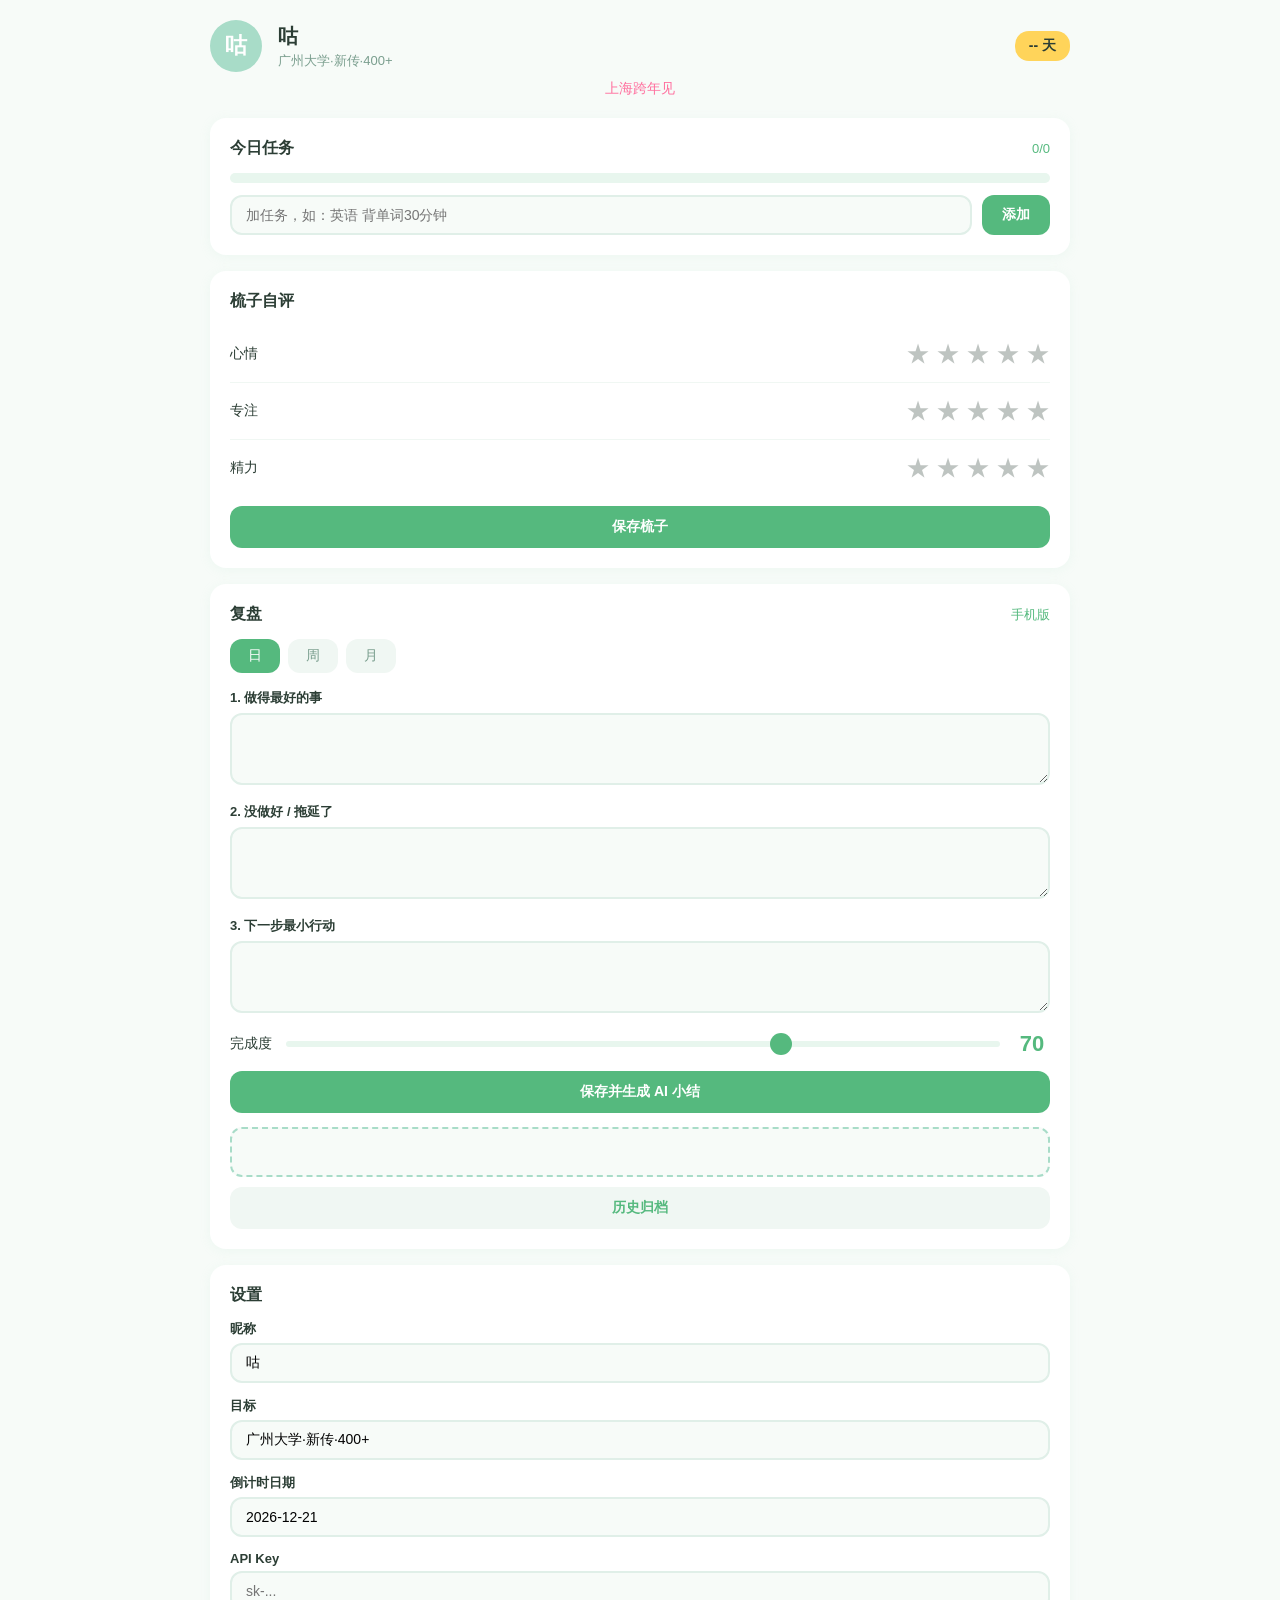
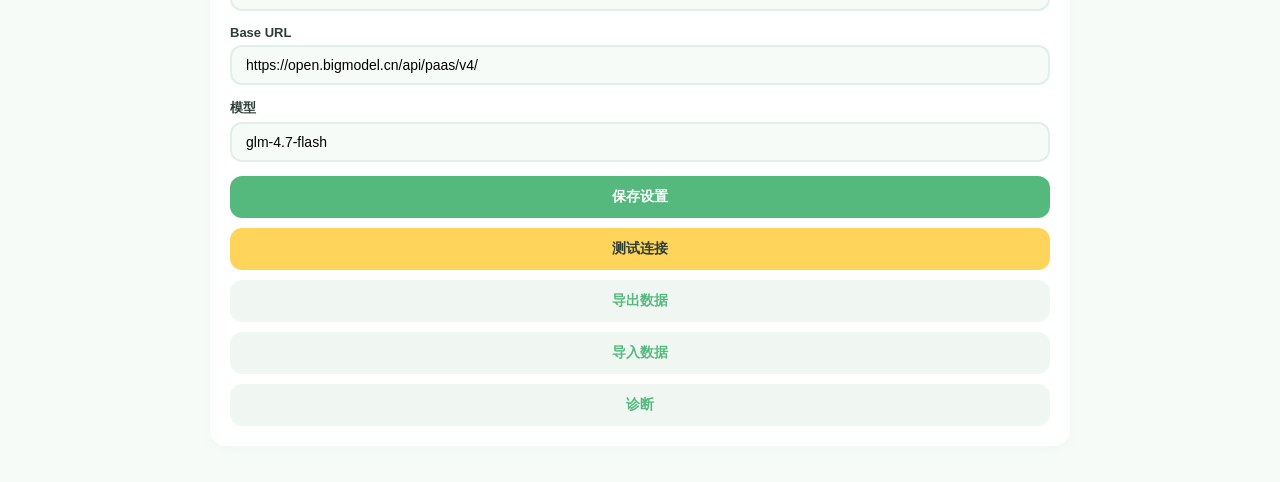
<file: index.html>
<!DOCTYPE html>
<html lang="zh-CN">
<head>
<meta charset="UTF-8">
<meta name="viewport" content="width=device-width, initial-scale=1.0">
<title>咕·考研副驾驶</title>
<link rel="stylesheet" href="styles.css">
<link rel="manifest" href="manifest.json">
</head>
<body>
<div class="container">
  <header>
    <div class="avatar">咕</div>
    <div class="info">
      <h1 id="nick">咕</h1>
      <p id="goal">广州大学·新传·400+</p>
    </div>
    <div class="countdown" id="countdown">-- 天</div>
  </header>
  <div class="slogan" id="slogan">上海跨年见</div>

  <section class="card">
    <h2>今日任务 <small id="progTxt">0/0</small></h2>
    <div class="progress-bar"><div class="progress-fill" id="progBar" style="width:0%"></div></div>
    <div id="taskList"></div>
    <div class="input-row">
      <input id="taskInput" placeholder="加任务，如：英语 背单词30分钟">
      <button onclick="addTask()">添加</button>
    </div>
  </section>

  <section class="card">
    <h2>梳子自评</h2>
    <div class="comb-row"><span>心情</span><div class="stars" data-k="mood"></div></div>
    <div class="comb-row"><span>专注</span><div class="stars" data-k="focus"></div></div>
    <div class="comb-row"><span>精力</span><div class="stars" data-k="energy"></div></div>
    <button class="btn" onclick="saveComb()">保存梳子</button>
  </section>

  <section class="card">
    <h2>复盘 <small><a href="mobile.html">手机版</a></small></h2>
    <div class="review-tabs">
      <button class="review-tab on" data-type="day">日</button>
      <button class="review-tab" data-type="week">周</button>
      <button class="review-tab" data-type="month">月</button>
    </div>
    <div class="review-q">
      <label>1. 做得最好的事</label>
      <textarea id="rq1"></textarea>
    </div>
    <div class="review-q">
      <label>2. 没做好 / 拖延了</label>
      <textarea id="rq2"></textarea>
    </div>
    <div class="review-q">
      <label>3. 下一步最小行动</label>
      <textarea id="rq3"></textarea>
    </div>
    <div class="score-row">
      <span>完成度</span>
      <input type="range" id="rscore" min="0" max="100" value="70">
      <strong id="rscoreVal">70</strong>
    </div>
    <button class="btn" onclick="saveReview()">保存并生成 AI 小结</button>
    <div class="ai-result" id="aiResult"></div>
    <button class="btn ghost" onclick="toggleHist()">历史归档</button>
    <div id="histList" style="display:none"></div>
  </section>

  <section class="card">
    <h2>设置</h2>
    <div class="set-row"><label>昵称</label><input id="setNick"></div>
    <div class="set-row"><label>目标</label><input id="setGoal"></div>
    <div class="set-row"><label>倒计时日期</label><input id="setDeadline" placeholder="2026-12-21"></div>
    <div class="set-row"><label>API Key</label><input id="setKey" placeholder="sk-..."></div>
    <div class="set-row"><label>Base URL</label><input id="setBase" value="https://open.bigmodel.cn/api/paas/v4/"></div>
    <div class="set-row"><label>模型</label><input id="setModel" value="glm-4.7-flash"></div>
    <button class="btn" onclick="saveSettings()">保存设置</button>
    <button class="btn alt" onclick="testAI()">测试连接</button>
    <button class="btn ghost" onclick="exportData()">导出数据</button>
    <button class="btn ghost" onclick="importData()">导入数据</button>
    <button class="btn ghost" onclick="diag()">诊断</button>
    <pre class="diag-box" id="diagBox" style="display:none"></pre>
  </section>
</div>

<script src="ai.js"></script>
<script src="app.js"></script>
</body>
</html>
</file>
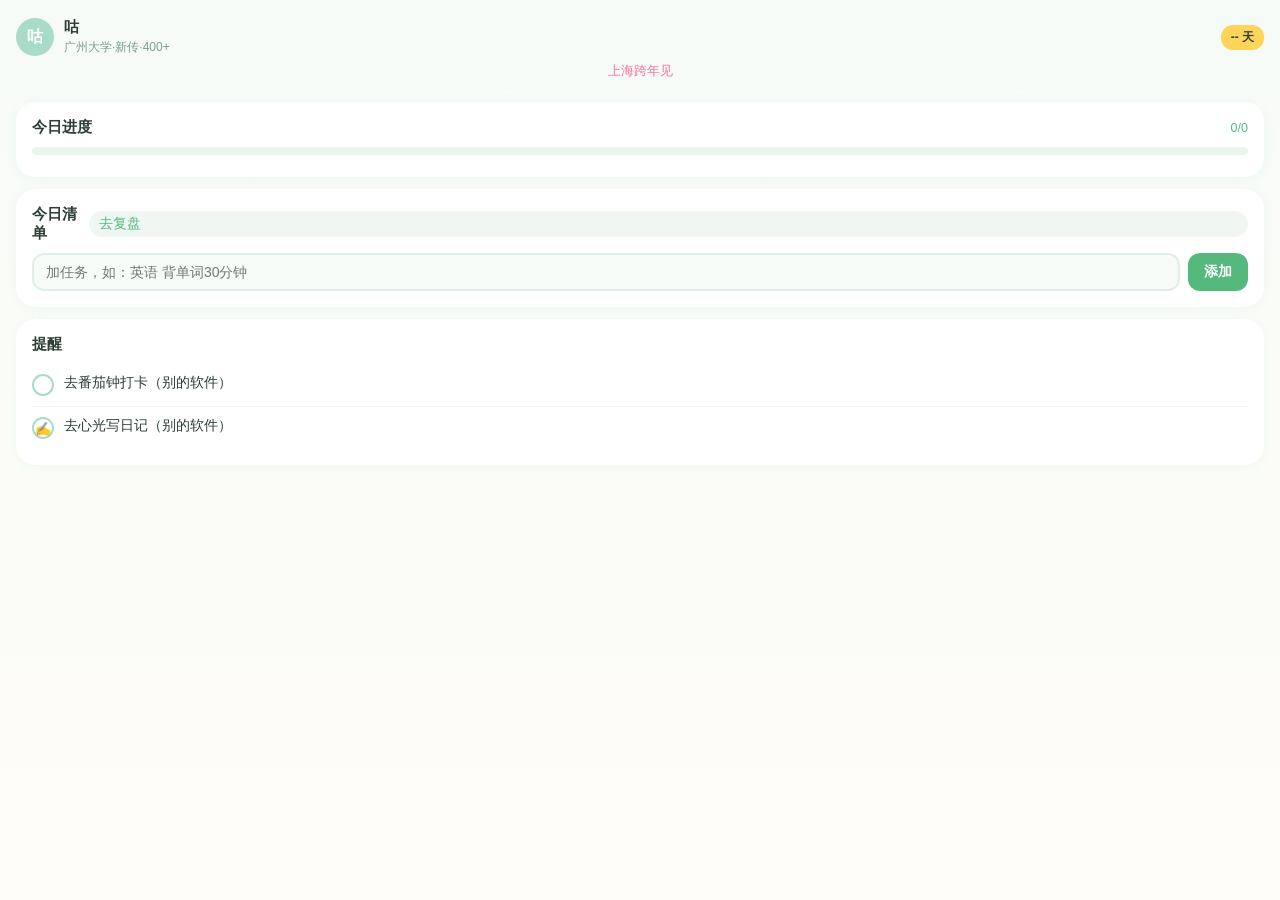
<file: mobile.html>
<!DOCTYPE html>
<html lang="zh-CN">
<head>
<meta charset="UTF-8">
<meta name="viewport" content="width=device-width, initial-scale=1.0, maximum-scale=1.0, user-scalable=no">
<title>咕·考研副驾驶（手机版）</title>
<link rel="manifest" href="manifest.json">
<style>
*{margin:0;padding:0;box-sizing:border-box}
body{font-family:-apple-system,BlinkMacSystemFont,"PingFang SC","Microsoft YaHei",sans-serif;background:linear-gradient(180deg,#F7FBF8,#FFFDF7);color:#2C3E35;min-height:100vh;padding-bottom:90px;-webkit-tap-highlight-color:transparent}
.header{padding:18px 16px 10px;position:sticky;top:0;background:rgba(247,251,248,.95);backdrop-filter:blur(10px);z-index:50}
.h-top{display:flex;align-items:center;justify-content:space-between}
.avatar{width:38px;height:38px;border-radius:50%;background:#A8DCC8;color:#fff;display:flex;align-items:center;justify-content:center;font-weight:700}
.h-info{flex:1;margin-left:10px}
.h-info b{font-size:15px}
.h-info span{font-size:12px;color:#7A9E8E}
.cd{background:#FFD45A;color:#2C3E35;font-size:12px;font-weight:600;padding:4px 10px;border-radius:12px}
.slogan{text-align:center;color:#FF6F9E;font-size:13px;margin-top:6px;font-weight:500}
.card{background:#fff;border-radius:20px;padding:16px;margin:12px 16px;box-shadow:0 2px 12px rgba(168,220,200,.12)}
.ct{font-size:15px;font-weight:700;display:flex;justify-content:space-between;align-items:center;margin-bottom:10px}
.ct small{font-weight:400;color:#55B97E}
.bar{height:8px;background:#E8F6EE;border-radius:4px;overflow:hidden;margin:6px 0}
.bar>i{display:block;height:100%;background:linear-gradient(90deg,#A8DCC8,#55B97E)}
.task{display:flex;align-items:flex-start;gap:10px;padding:10px 0;border-bottom:1px solid #F0F7F3}
.task:last-child{border:0}
.chk{width:22px;height:22px;border-radius:50%;border:2px solid #A8DCC8;flex:0 0 auto;display:flex;align-items:center;justify-content:center;font-size:13px;color:#fff}
.chk.on{background:#55B97E;border-color:#55B97E}
.t-main{flex:1;font-size:14px}
.t-main.done{text-decoration:line-through;color:#A0B8AD}
.tag{font-size:11px;padding:1px 7px;border-radius:8px;margin-right:5px}
.s-英语{background:#E8F4FD;color:#4FA7E8}.s-政治{background:#FDE8E8;color:#E84F4F}.s-专业课{background:#E8F6EE;color:#55B97E}.s-其他{background:#F0F0F0;color:#666}
.row{display:flex;gap:8px;margin-top:10px}
.row input{flex:1;padding:9px 12px;border:2px solid #E0EFE8;border-radius:12px;background:#F7FBF8;outline:none;font-size:14px}
.row button{padding:9px 16px;border:0;border-radius:12px;background:#55B97E;color:#fff;font-weight:600;font-size:14px}
.btn{display:block;width:100%;padding:12px;border:0;border-radius:14px;background:#A8DCC8;color:#143027;font-weight:700;font-size:14px;margin-top:8px}
.btn.alt{background:#FFD45A}
.btn.ghost{background:#F0F7F3;color:#55B97E}
.comb{display:flex;align-items:center;justify-content:space-between;padding:8px 0}
.stars span{font-size:20px;opacity:.3}
.stars span.on{opacity:1}
.tabs{display:flex;gap:8px;margin-bottom:12px}
.tab{padding:7px 14px;border-radius:12px;background:#F0F7F3;color:#7A9E8E;font-size:13px;font-weight:500}
.tab.on{background:#55B97E;color:#fff}
.q{margin-bottom:12px}
.q label{font-size:13px;font-weight:600;display:block;margin-bottom:5px}
.q textarea{width:100%;min-height:64px;padding:10px;border:2px solid #E0EFE8;border-radius:12px;background:#F7FBF8;font-size:14px;outline:none;resize:vertical}
.score{display:flex;align-items:center;gap:12px;margin:10px 0}
.score b{font-size:22px;color:#55B97E}
input[type=range]{flex:1}
.ai-box{background:#F7FBF8;border:2px dashed #A8DCC8;border-radius:14px;padding:12px;font-size:14px;white-space:pre-wrap;min-height:60px;color:#2C3E35}
.hist-item{background:#F7FBF8;border-radius:12px;padding:10px 12px;margin-bottom:8px;font-size:13px}
.hist-item b{font-size:12px;color:#55B97E}
.modal{position:fixed;inset:0;background:rgba(0,0,0,.35);display:none;align-items:flex-end;z-index:200}
.modal.show{display:flex}
.sheet{background:#fff;width:100%;max-height:80vh;overflow:auto;border-radius:20px 20px 0 0;padding:18px 16px 30px}
.sheet h3{font-size:16px;margin-bottom:12px}
.set-row{margin-bottom:14px}
.set-row label{font-size:13px;font-weight:600;display:block;margin-bottom:5px}
.set-row input,.set-row textarea{width:100%;padding:10px;border:2px solid #E0EFE8;border-radius:12px;background:#F7FBF8;font-size:14px;outline:none}
.diag{background:#2C3E35;color:#A8DCC8;font-size:12px;padding:10px;border-radius:12px;white-space:pre-wrap;margin-top:10px}
.nav{position:fixed;bottom:0;left:0;right:0;background:#fff;border-top:1px solid #E0EFE8;display:flex;justify-content:space-around;padding:8px 0 18px;z-index:100}
.nav div{font-size:11px;color:#7A9E8E;text-align:center}
.nav div.on{color:#55B97E;font-weight:700}
.nav .ic{font-size:20px;display:block;margin-bottom:2px}
.page{display:none}
.page.on{display:block}
.toast{position:fixed;left:50%;top:30%;transform:translateX(-50%);background:#2C3E35;color:#fff;padding:10px 16px;border-radius:12px;font-size:13px;z-index:999;opacity:0;transition:.25s;pointer-events:none}
.toast.show{opacity:1}
</style>
</head>
<body>

<div class="header">
  <div class="h-top">
    <div class="avatar">咕</div>
    <div class="h-info"><b id="nick">咕</b><br><span id="goal">广州大学·新传·400+</span></div>
    <div class="cd" id="countdown">-- 天</div>
  </div>
  <div class="slogan" id="slogan">上海跨年见</div>
</div>

<section class="page on" id="p-home">
  <div class="card">
    <div class="ct">今日进度 <small id="progTxt">0/0</small></div>
    <div class="bar"><i id="progBar" style="width:0%"></i></div>
  </div>
  <div class="card">
    <div class="ct">今日清单 <small class="btn ghost" style="padding:4px 10px;margin:0" onclick="showPage('p-review')">去复盘</small></div>
    <div id="taskList"></div>
    <div class="row">
      <input id="taskInput" placeholder="加任务，如：英语 背单词30分钟">
      <button onclick="addTask()">添加</button>
    </div>
  </div>
  <div class="card">
    <div class="ct">提醒</div>
    <div class="task"><div class="chk">⏱</div><div class="t-main">去番茄钟打卡（别的软件）</div></div>
    <div class="task"><div class="chk">✍️</div><div class="t-main">去心光写日记（别的软件）</div></div>
  </div>
</section>

<section class="page" id="p-routine">
  <div class="card">
    <div class="ct">每日作息 <small>名称/时间自填</small></div>
    <div id="routineList"></div>
    <div class="row">
      <input id="rtName" placeholder="如：早起">
      <input id="rtTime" placeholder="07:00" style="max-width:90px">
      <button onclick="addRoutine()">加</button>
    </div>
  </div>
  <div class="card">
</file>
<file: styles.css>
/* ========== 全局 ========== */
* { margin: 0; padding: 0; box-sizing: border-box; }

body {
  font-family: -apple-system, BlinkMacSystemFont, "Segoe UI", "PingFang SC", "Hiragino Sans GB", "Microsoft YaHei", sans-serif;
  background: #F7FBF8;
  color: #2C3E35;
  min-height: 100vh;
}

.container {
  max-width: 900px;
  margin: 0 auto;
  padding: 20px;
}

/* ========== 头部 ========== */
header {
  display: flex;
  align-items: center;
  gap: 16px;
  margin-bottom: 8px;
}

.avatar {
  width: 52px;
  height: 52px;
  border-radius: 50%;
  background: #A8DCC8;
  display: flex;
  align-items: center;
  justify-content: center;
  font-size: 22px;
  font-weight: 700;
  color: #fff;
  flex-shrink: 0;
}

.info h1 {
  font-size: 20px;
  font-weight: 700;
}

.info p {
  font-size: 13px;
  color: #7A9E8E;
  margin-top: 2px;
}

.countdown {
  margin-left: auto;
  background: #FFD45A;
  color: #2C3E35;
  font-size: 14px;
  font-weight: 600;
  padding: 6px 14px;
  border-radius: 14px;
}

.slogan {
  text-align: center;
  font-size: 14px;
  color: #FF6F9E;
  font-weight: 500;
  margin-bottom: 20px;
}

/* ========== 卡片 ========== */
.card {
  background: #fff;
  border-radius: 16px;
  padding: 20px;
  margin-bottom: 16px;
  box-shadow: 0 2px 12px rgba(168, 220, 200, 0.12);
}

.card h2 {
  font-size: 16px;
  font-weight: 700;
  margin-bottom: 14px;
  display: flex;
  align-items: center;
  justify-content: space-between;
}

.card h2 small {
  font-size: 13px;
  font-weight: 400;
  color: #55B97E;
}

.card h2 a {
  color: #55B97E;
  text-decoration: none;
}

/* ========== 进度条 ========== */
.progress-bar {
  height: 10px;
  background: #E8F6EE;
  border-radius: 5px;
  overflow: hidden;
  margin: 8px 0;
}

.progress-fill {
  height: 100%;
  background: linear-gradient(90deg, #A8DCC8, #55B97E);
  border-radius: 5px;
  transition: width 0.3s;
}

/* ========== 任务 ========== */
#taskList {
  margin-bottom: 10px;
}

.task-item {
  display: flex;
  align-items: flex-start;
  gap: 10px;
  padding: 10px 0;
  border-bottom: 1px solid #F0F7F3;
}

.task-item:last-child {
  border-bottom: none;
}

.task-check {
  width: 24px;
  height: 24px;
  border-radius: 50%;
  border: 2px solid #A8DCC8;
  display: flex;
  align-items: center;
  justify-content: center;
  cursor: pointer;
  flex-shrink: 0;
  font-size: 14px;
  color: #fff;
  transition: all 0.2s;
}

.task-check.checked {
  background: #55B97E;
  border-color: #55B97E;
}

.task-check.checked::after {
  content: "✓";
}

.task-content {
  flex: 1;
  font-size: 14px;
  line-height: 1.5;
}

.task-content.done {
  text-decoration: line-through;
  color: #A0B8AD;
}

.task-subject {
  font-size: 11px;
  padding: 2px 8px;
  border-radius: 8px;
  margin-right: 6px;
  font-weight: 500;
}

.sub-英语 { background: #E8F4FD; color: #4FA7E8; }
.sub-政治 { background: #FDE8E8; color: #E84F4F; }
.sub-专业课 { background: #E8F6EE; color: #55B97E; }
.sub-其他 { background: #F0F0F0; color: #666; }

/* ========== 输入区 ========== */
.input-row {
  display: flex;
  gap: 10px;
  margin-top: 12px;
}

.input-row input {
  flex: 1;
  padding: 10px 14px;
  border: 2px solid #E0EFE8;
  border-radius: 12px;
  font-size: 14px;
  outline: none;
  background: #F7FBF8;
}

.input-row input:focus {
  border-color: #A8DCC8;
}

.input-row button {
  padding: 10px 20px;
  background: #55B97E;
  color: #fff;
  border: none;
  border-radius: 12px;
  font-size: 14px;
  font-weight: 600;
  cursor: pointer;
}

.input-row button:hover {
  background: #4AA86D;
}

/* ========== 梳子 ========== */
.comb-row {
  display: flex;
  align-items: center;
  justify-content: space-between;
  padding: 12px 0;
  border-bottom: 1px solid #F0F7F3;
}

.comb-row:last-of-type {
  border-bottom: none;
}

.comb-row span {
  font-size: 14px;
  font-weight: 500;
}

.stars {
  display: flex;
  gap: 6px;
}

.stars span {
  font-size: 24px;
  cursor: pointer;
  opacity: 0.3;
  transition: opacity 0.2s;
}

.stars span.on {
  opacity: 1;
}

/* ========== 按钮 ========== */
.btn {
  display: block;
  width: 100%;
  padding: 12px;
  border: none;
  border-radius: 12px;
  font-size: 14px;
  font-weight: 600;
  cursor: pointer;
  margin-top: 10px;
}

.btn {
  background: #55B97E;
  color: #fff;
}

.btn.alt {
  background: #FFD45A;
  color: #2C3E35;
}

.btn.ghost {
  background: #F0F7F3;
  color: #55B97E;
}

/* ========== 复盘 ========== */
.review-tabs {
  display: flex;
  gap: 8px;
  margin-bottom: 16px;
}

.review-tab {
  padding: 8px 18px;
  border-radius: 12px;
  border: none;
  background: #F0F7F3;
  color: #7A9E8E;
  font-size: 14px;
  font-weight: 500;
  cursor: pointer;
}

.review-tab.on {
  background: #55B97E;
  color: #fff;
}

.review-q {
  margin-bottom: 14px;
}

.review-q label {
  font-size: 13px;
  font-weight: 600;
  display: block;
  margin-bottom: 6px;
}

.review-q textarea {
  width: 100%;
  min-height: 72px;
  padding: 10px 14px;
  border: 2px solid #E0EFE8;
  border-radius: 12px;
  background: #F7FBF8;
  font-size: 14px;
  outline: none;
  resize: vertical;
  font-family: inherit;
}

.review-q textarea:focus {
  border-color: #A8DCC8;
}

.score-row {
  display: flex;
  align-items: center;
  gap: 14px;
  margin: 14px 0;
}

.score-row span {
  font-size: 14px;
  font-weight: 500;
  white-space: nowrap;
}

.score-row input[type="range"] {
  flex: 1;
  -webkit-appearance: none;
  height: 6px;
  border-radius: 3px;
  background: #E8F6EE;
  outline: none;
}

.score-row input[type="range"]::-webkit-slider-thumb {
  -webkit-appearance: none;
  width: 22px;
  height: 22px;
  border-radius: 50%;
  background: #55B97E;
  cursor: pointer;
}

.score-row strong {
  font-size: 22px;
  color: #55B97E;
  min-width: 36px;
  text-align: center;
}

.ai-result {
  margin-top: 14px;
  padding: 14px;
  background: #F7FBF8;
  border: 2px dashed #A8DCC8;
  border-radius: 12px;
  font-size: 14px;
  line-height: 1.7;
  white-space: pre-wrap;
  min-height: 50px;
}

/* ========== 历史 ========== */
#histList {
  margin-top: 12px;
}

.hist-item {
  background: #F7FBF8;
  border-radius: 10px;
  padding: 12px 14px;
  margin-bottom: 10px;
  font-size: 13px;
  line-height: 1.6;
}

.hist-item b {
  color: #55B97E;
  font-size: 12px;
}

/* ========== 设置 ========== */
.set-row {
  margin-bottom: 14px;
}

.set-row label {
  font-size: 13px;
  font-weight: 600;
  display: block;
  margin-bottom: 5px;
}

.set-row input {
  width: 100%;
  padding: 10px 14px;
  border: 2px solid #E0EFE8;
  border-radius: 12px;
  background: #F7FBF8;
  font-size: 14px;
  outline: none;
}

.set-row input:focus {
  border-color: #A8DCC8;
}

.diag-box {
  background: #2C3E35;
  color: #A8DCC8;
  font-size: 12px;
  padding: 12px;
  border-radius: 12px;
  white-space: pre-wrap;
  margin-top: 10px;
  overflow-x: auto;
}

/* ========== 响应式 ========== */
@media (max-width: 600px) {
  .container {
    padding: 12px;
  }

  header {
    gap: 10px;
  }

  .avatar {
    width: 42px;
    height: 42px;
    font-size: 18px;
  }

  .info h1 {
    font-size: 16px;
  }

  .card {
    padding: 14px;
    border-radius: 14px;
  }

  .card h2 {
    font-size: 15px;
  }
}
</file>
